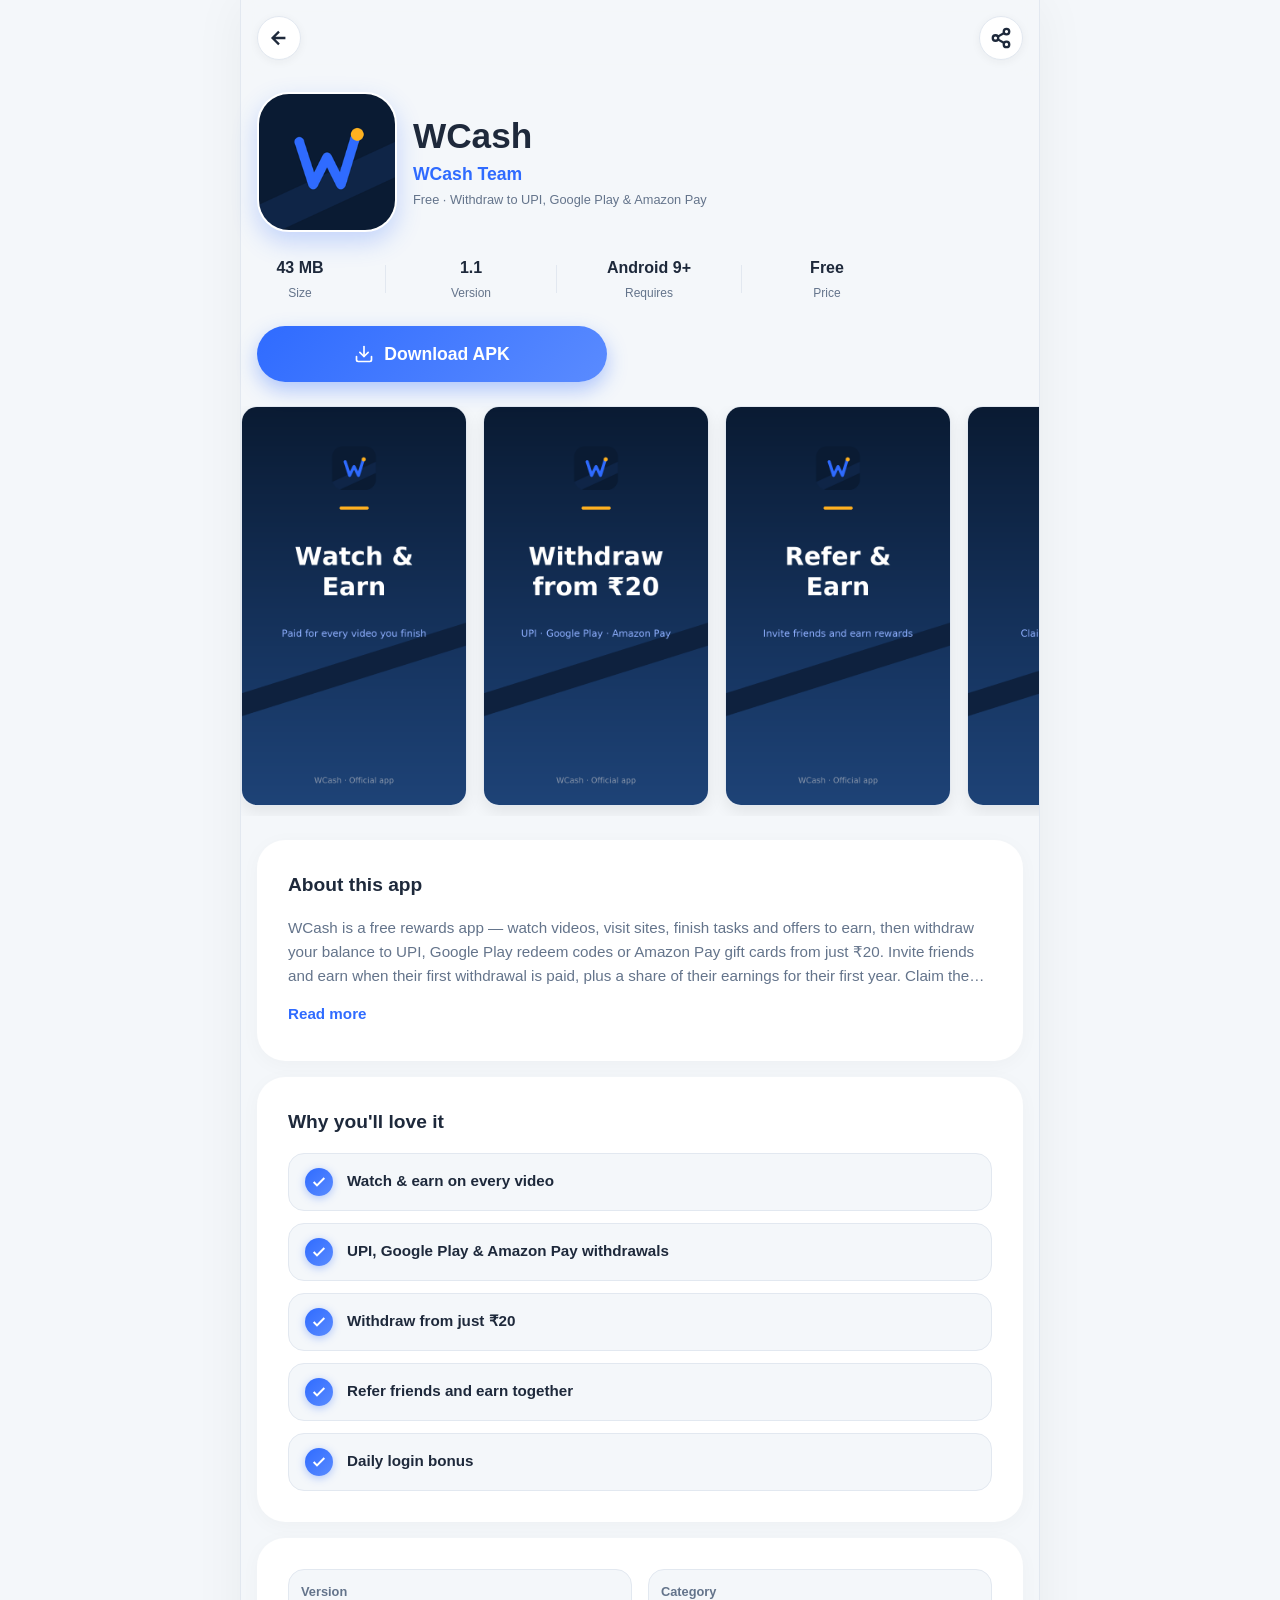
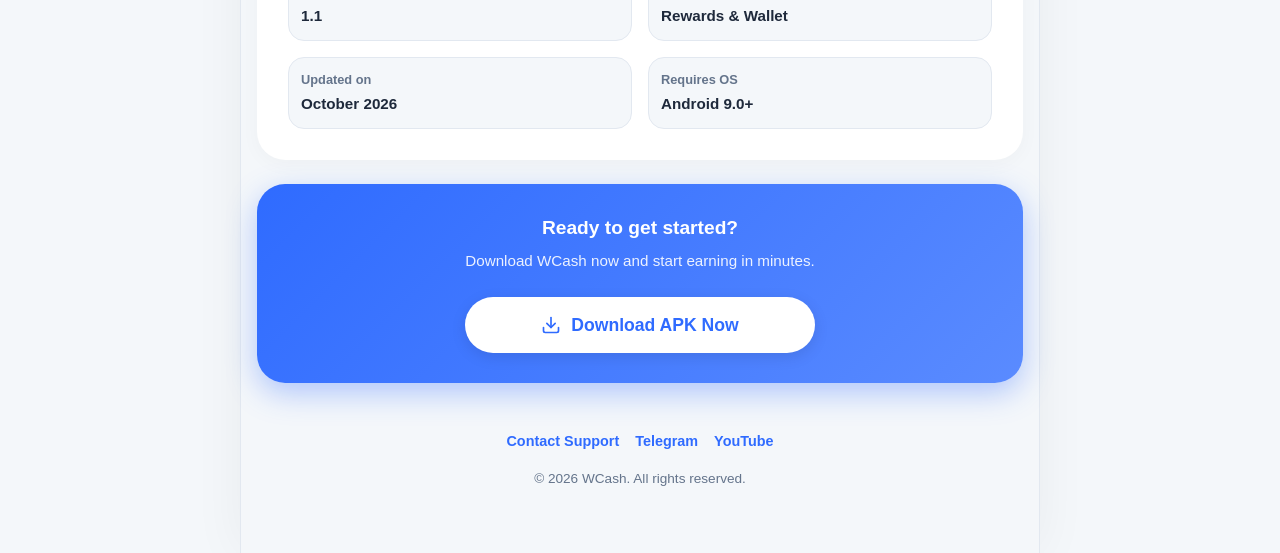
<file: index.html>
<!DOCTYPE html>
<html lang="en">
<head>
  <meta charset="UTF-8">
  <meta name="viewport" content="width=device-width, initial-scale=1.0, maximum-scale=1.0, user-scalable=no">
  <title>WCash — Official APK Download for Android | Watch, Refer &amp; Earn</title>
  <meta name="description" content="Download the official WCash Android app — watch videos, complete tasks and referrals, and withdraw to UPI, Google Play or Amazon Pay from just ₹20. Free, safe, direct APK.">
  <meta name="robots" content="index, follow">
  <link rel="canonical" href="https://rowdy9999.github.io/Wcash-official/">
  <meta name="theme-color" content="#2F6BFF">
  <meta name="content-language" content="en">

  <meta property="og:type" content="website">
  <meta property="og:site_name" content="WCash">
  <meta property="og:title" content="WCash — Official APK Download for Android">
  <meta property="og:description" content="Watch, refer &amp; earn real money. Withdraw to UPI, Google Play &amp; Amazon Pay from ₹20. Free official APK.">
  <meta property="og:url" content="https://rowdy9999.github.io/Wcash-official/">
  <meta property="og:image" content="https://rowdy9999.github.io/Wcash-official/assets/og.png">
  <meta property="og:image:width" content="1200">
  <meta property="og:image:height" content="630">
  <meta name="twitter:card" content="summary_large_image">
  <meta name="twitter:title" content="WCash — Official APK Download for Android">
  <meta name="twitter:description" content="Watch, refer &amp; earn real money. Withdraw to UPI, Google Play &amp; Amazon Pay from ₹20.">
  <meta name="twitter:image" content="https://rowdy9999.github.io/Wcash-official/assets/og.png">

  <link rel="icon" type="image/svg+xml" href="assets/favicon.svg">
  <link rel="apple-touch-icon" href="assets/apple-touch-icon.png">
  <link rel="mask-icon" href="assets/favicon.svg" color="#2F6BFF">

  <script type="application/ld+json">
  {
    "@context": "https://schema.org",
    "@type": "SoftwareApplication",
    "name": "WCash",
    "description": "Free Android app — watch videos, complete offers, visit sites and refer friends to earn. Withdraw to UPI, Google Play redeem codes or Amazon Pay gift cards.",
    "url": "https://rowdy9999.github.io/Wcash-official/",
    "image": "https://rowdy9999.github.io/Wcash-official/assets/og.png",
    "operatingSystem": "Android 9.0+",
    "applicationCategory": "FinanceApplication",
    "softwareVersion": "1.1",
    "downloadUrl": "https://github.com/Rowdy9999/Wcash-official/releases/latest/download/WCash.apk",
    "offers": { "@type": "Offer", "price": "0", "priceCurrency": "INR" },
    "publisher": { "@type": "Organization", "name": "WCash" }
  }
  </script>

  <style>
    :root {
      --bg-main: #f4f7fa;
      --bg-card: #ffffff;
      --text-primary: #1e293b;
      --text-secondary: #64748b;
      --accent-primary: #2F6BFF;
      --accent-gradient: linear-gradient(135deg, #2F6BFF 0%, #5A8BFF 100%);
      --accent-glow: rgba(47, 107, 255, 0.35);
      --star-color: #FFB020;
      --border-color: #e2e8f0;
      --font-family: -apple-system, BlinkMacSystemFont, "Segoe UI", Roboto, "Helvetica Neue", Arial, sans-serif;
      --spacing-sm: 8px;
      --spacing-md: 16px;
      --spacing-lg: 24px;
      --radius-sm: 16px;
      --radius-md: 20px;
      --radius-lg: 28px;
    }

    * { margin: 0; padding: 0; box-sizing: border-box; -webkit-tap-highlight-color: transparent; }

    body {
      background-color: var(--bg-main);
      color: var(--text-primary);
      font-family: var(--font-family);
      line-height: 1.5;
      overflow-x: hidden;
      -webkit-font-smoothing: antialiased;
      position: relative;
    }

    body::before {
      content: '';
      position: absolute;
      top: 0; left: 0;
      width: 100%; height: 350px;
      background: var(--accent-gradient);
      border-radius: 0 0 40px 40px;
      z-index: -1;
      opacity: 0.15;
    }

    #app-container {
      max-width: 800px;
      margin: 0 auto;
      min-height: 100vh;
      padding-bottom: 40px;
    }

    /* Header */
    .app-header {
      display: flex;
      justify-content: space-between;
      align-items: center;
      padding: var(--spacing-md);
      position: sticky;
      top: 0;
      background: rgba(244, 247, 250, 0.85);
      backdrop-filter: blur(12px);
      -webkit-backdrop-filter: blur(12px);
      z-index: 100;
    }
    .icon-btn {
      background: var(--bg-card);
      border: 1px solid var(--border-color);
      color: var(--text-primary);
      width: 44px; height: 44px;
      display: flex; align-items: center; justify-content: center;
      cursor: pointer;
      border-radius: 50%;
      transition: all 0.2s;
      box-shadow: 0 2px 10px rgba(0,0,0,0.05);
    }
    .icon-btn:active { transform: scale(0.95); background: #f1f5f9; }
    .icon-btn svg { width: 22px; height: 22px; }
    .header-title {
      font-size: 1.1rem; font-weight: 700;
      opacity: 0;
      color: var(--text-primary);
      transition: opacity 0.25s ease;
    }

    /* Hero */
    .hero-section {
      display: flex;
      gap: var(--spacing-md);
      padding: var(--spacing-md) var(--spacing-md) var(--spacing-lg);
      align-items: center;
      animation: fadeIn 0.6s ease-out;
    }
    .app-icon {
      width: 96px; height: 96px;
      border-radius: 24px;
      object-fit: cover;
      box-shadow: 0 10px 25px rgba(47, 107, 255, 0.25);
      border: 2px solid #ffffff;
      background-color: #fff;
    }
    .hero-info { flex: 1; }
    .app-name {
      font-size: 1.6rem; font-weight: 800;
      margin-bottom: 4px;
      line-height: 1.2;
      color: var(--text-primary);
    }
    .developer-name {
      color: var(--accent-primary);
      font-size: 0.95rem; font-weight: 600;
      margin-bottom: 2px;
    }
    .app-meta {
      color: var(--text-secondary);
      font-size: 0.8rem; font-weight: 500;
    }

    /* Stats */
    .stats-section {
      display: flex;
      justify-content: space-between;
      align-items: center;
      padding: 0 var(--spacing-lg) var(--spacing-lg);
      overflow-x: auto;
    }
    .stats-section::-webkit-scrollbar { display: none; }
    .stat-item {
      display: flex; flex-direction: column; align-items: center;
      min-width: 70px;
    }
    .stat-value {
      font-size: 1rem; font-weight: 700;
      color: var(--text-primary);
      white-space: nowrap;
    }
    .stat-label {
      color: var(--text-secondary);
      font-size: 0.75rem; margin-top: 4px;
      font-weight: 500;
    }
    .stat-divider {
      width: 1px; height: 28px;
      background-color: var(--border-color);
      flex: none;
    }

    /* Download button */
    .action-section { padding: 0 var(--spacing-md) var(--spacing-lg); }
    .download-btn {
      width: 100%;
      background: var(--accent-gradient);
      color: #ffffff;
      border: none;
      border-radius: 30px;
      height: 56px;
      font-size: 1.1rem; font-weight: 700;
      font-family: inherit;
      cursor: pointer;
      position: relative;
      overflow: hidden;
      box-shadow: 0 8px 20px var(--accent-glow);
      transition: transform 0.1s, box-shadow 0.1s;
      display: flex; align-items: center; justify-content: center;
      gap: 10px;
    }
    .download-btn:active {
      transform: scale(0.97);
      box-shadow: 0 4px 10px var(--accent-glow);
    }
    .download-btn .ic { width: 20px; height: 20px; }
    .download-btn.loading .btn-text,
    .download-btn.loading .ic { opacity: 0; }
    .loading-spinner {
      display: none;
      width: 26px; height: 26px;
      border: 3px solid rgba(255, 255, 255, 0.3);
      border-radius: 50%;
      border-top-color: #ffffff;
      animation: spin 1s ease-in-out infinite;
      position: absolute;
    }
    .download-btn.loading .loading-spinner { display: block; }
    .ripple {
      position: absolute;
      border-radius: 50%;
      background: rgba(255, 255, 255, 0.4);
      transform: scale(0);
      animation: ripple 0.6s linear;
      pointer-events: none;
    }
    .ic {
      fill: none; stroke: currentColor; stroke-width: 2;
      stroke-linecap: round; stroke-linejoin: round;
    }

    /* Screenshots */
    .screenshots-section { margin-bottom: var(--spacing-lg); }
    .screenshots-container {
      display: flex;
      overflow-x: auto;
      scroll-snap-type: x mandatory;
      gap: 16px;
      padding: 0 var(--spacing-md) 10px;
      scroll-behavior: smooth;
      -webkit-overflow-scrolling: touch;
    }
    .screenshots-container::-webkit-scrollbar { display: none; }
    .screenshot-img {
      height: 320px; width: auto;
      border-radius: var(--radius-sm);
      scroll-snap-align: start;
      object-fit: cover;
      box-shadow: 0 6px 16px rgba(0, 0, 0, 0.08);
      border: 1px solid var(--border-color);
    }

    /* Cards */
    .card-section {
      background: var(--bg-card);
      padding: var(--spacing-lg);
      margin: 0 var(--spacing-md) var(--spacing-md);
      border-radius: var(--radius-md);
      box-shadow: 0 4px 20px rgba(0,0,0,0.03);
      border: 1px solid rgba(255,255,255,0.8);
    }
    h2 {
      font-size: 1.2rem; font-weight: 800;
      color: var(--text-primary);
      margin-bottom: var(--spacing-md);
    }

    /* About */
    .app-description {
      color: var(--text-secondary);
      font-size: 0.95rem; line-height: 1.6;
      transition: all 0.3s ease;
    }
    .app-description.truncated {
      display: -webkit-box;
      -webkit-line-clamp: 3;
      -webkit-box-orient: vertical;
      overflow: hidden;
    }
    .read-more-btn {
      background: none; border: none;
      color: var(--accent-primary);
      font-weight: 700; font-size: 0.95rem;
      font-family: inherit;
      padding: 8px 0;
      cursor: pointer;
      margin-top: 8px;
    }

    /* Features */
    .features-list {
      list-style: none;
      display: grid; gap: 12px;
    }
    .features-list li {
      display: flex; align-items: center;
      gap: 14px;
      background: var(--bg-main);
      padding: 14px var(--spacing-md);
      border-radius: var(--radius-sm);
      font-size: 0.95rem; font-weight: 600;
      color: var(--text-primary);
      border: 1px solid var(--border-color);
      transition: transform 0.2s;
    }
    .features-list li:active { transform: scale(0.98); }
    .feature-icon-wrapper {
      background: var(--accent-gradient);
      border-radius: 50%;
      width: 28px; height: 28px;
      display: flex; align-items: center; justify-content: center;
      flex-shrink: 0;
      box-shadow: 0 2px 8px var(--accent-glow);
    }
    .feature-icon-wrapper svg {
      color: #ffffff;
      width: 16px; height: 16px;
    }

    /* Details grid */
    .details-grid {
      display: grid;
      grid-template-columns: repeat(2, 1fr);
      gap: var(--spacing-md);
    }
    .detail-item {
      display: flex; flex-direction: column;
      gap: 4px;
      padding: 12px;
      background: var(--bg-main);
      border-radius: var(--radius-sm);
      border: 1px solid var(--border-color);
    }
    .detail-label {
      font-size: 0.8rem;
      color: var(--text-secondary);
      font-weight: 600;
    }
    .detail-value {
      font-size: 0.95rem; font-weight: 700;
      color: var(--text-primary);
    }

    /* Bottom CTA */
    .bottom-cta {
      background: var(--accent-gradient);
      margin: var(--spacing-lg) var(--spacing-md);
      padding: 30px var(--spacing-lg);
      border-radius: var(--radius-lg);
      text-align: center;
      color: #fff;
      box-shadow: 0 10px 30px var(--accent-glow);
    }
    .bottom-cta h2 { color: #fff; margin-bottom: 8px; }
    .bottom-cta p {
      color: rgba(255,255,255,0.9);
      font-size: 0.95rem;
      margin-bottom: var(--spacing-lg);
    }
    .bottom-cta .download-btn {
      background: #ffffff;
      color: var(--accent-primary);
      box-shadow: 0 4px 15px rgba(0,0,0,0.1);
      max-width: 350px;
      margin: 0 auto;
    }
    .bottom-cta .download-btn .loading-spinner {
      border-top-color: var(--accent-primary);
      border-color: rgba(47,107,255,0.25);
      border-top-color: var(--accent-primary);
    }

    /* Footer */
    footer {
      padding: var(--spacing-lg) var(--spacing-md);
      text-align: center;
      margin-top: var(--spacing-lg);
    }
    .footer-links {
      display: flex; justify-content: center;
      flex-wrap: wrap;
      gap: var(--spacing-md);
      margin-bottom: var(--spacing-md);
    }
    .footer-links a {
      color: var(--accent-primary);
      text-decoration: none;
      font-size: 0.9rem; font-weight: 600;
    }
    .copyright {
      color: var(--text-secondary);
      font-size: 0.85rem;
    }

    @keyframes fadeIn {
      from { opacity: 0; transform: translateY(15px); }
      to { opacity: 1; transform: translateY(0); }
    }
    @keyframes spin { to { transform: rotate(360deg); } }
    @keyframes ripple {
      from { transform: scale(0); opacity: 1; }
      to { transform: scale(4); opacity: 0; }
    }

    @media (min-width: 768px) {
      .app-icon { width: 140px; height: 140px; border-radius: 32px; }
      .app-name { font-size: 2.2rem; }
      .developer-name { font-size: 1.1rem; }
      .screenshot-img { height: 400px; }
      .stats-section { justify-content: flex-start; gap: 50px; }
      .action-section { display: flex; }
      .action-section .download-btn { max-width: 350px; }
      .card-section { padding: 30px; border-radius: var(--radius-lg); }
    }
    @media (min-width: 1024px) {
      #app-container {
        border-left: 1px solid var(--border-color);
        border-right: 1px solid var(--border-color);
        box-shadow: 0 0 50px rgba(0,0,0,0.05);
        background-color: var(--bg-main);
      }
      body::before { display: none; }
    }
  </style>
</head>
<body>
  <div id="app-container">

    <header class="app-header">
      <button class="icon-btn" aria-label="Go back" onclick="history.back()">
        <svg viewBox="0 0 24 24" fill="none" stroke="currentColor" stroke-width="2.5"><path d="M19 12H5M12 19l-7-7 7-7"/></svg>
      </button>
      <div class="header-title" id="header-app-name">WCash</div>
      <button class="icon-btn" id="share-btn" aria-label="Share this page">
        <svg viewBox="0 0 24 24" fill="none" stroke="currentColor" stroke-width="2.5" id="share-icon"><circle cx="18" cy="5" r="3"/><circle cx="6" cy="12" r="3"/><circle cx="18" cy="19" r="3"/><line x1="8.59" y1="13.51" x2="15.42" y2="17.49"/><line x1="15.41" y1="6.51" x2="8.59" y2="10.49"/></svg>
      </button>
    </header>

    <main>
      <!-- Hero -->
      <section class="hero-section">
        <img src="assets/icon-192.png" alt="WCash app icon" class="app-icon">
        <div class="hero-info">
          <h1 class="app-name">WCash</h1>
          <p class="developer-name">WCash Team</p>
          <p class="app-meta">Free · Withdraw to UPI, Google Play &amp; Amazon Pay</p>
        </div>
      </section>

      <!-- Stats -->
      <section class="stats-section">
        <div class="stat-item">
          <div class="stat-value">43 MB</div>
          <div class="stat-label">Size</div>
        </div>
        <div class="stat-divider"></div>
        <div class="stat-item">
          <div class="stat-value">1.1</div>
          <div class="stat-label">Version</div>
        </div>
        <div class="stat-divider"></div>
        <div class="stat-item">
          <div class="stat-value">Android 9+</div>
          <div class="stat-label">Requires</div>
        </div>
        <div class="stat-divider"></div>
        <div class="stat-item">
          <div class="stat-value">Free</div>
          <div class="stat-label">Price</div>
        </div>
      </section>

      <!-- Main download -->
      <section class="action-section">
        <button class="download-btn">
          <svg class="ic" viewBox="0 0 24 24"><path d="M21 15v4a2 2 0 0 1-2 2H5a2 2 0 0 1-2-2v-4"/><polyline points="7 10 12 15 17 10"/><line x1="12" y1="15" x2="12" y2="3"/></svg>
          <span class="btn-text">Download APK</span>
          <div class="loading-spinner"></div>
        </button>
      </section>

      <!-- Screenshots -->
      <section class="screenshots-section">
        <div class="screenshots-container">
          <img class="screenshot-img" src="assets/shot1.png" alt="WCash — Watch &amp; Earn" loading="lazy">
          <img class="screenshot-img" src="assets/shot2.png" alt="WCash — Withdraw from ₹20" loading="lazy">
          <img class="screenshot-img" src="assets/shot3.png" alt="WCash — Refer &amp; Earn" loading="lazy">
          <img class="screenshot-img" src="assets/shot4.png" alt="WCash — Daily Bonus" loading="lazy">
        </div>
      </section>

      <!-- About -->
      <section class="card-section">
        <h2>About this app</h2>
        <p id="app-description" class="app-description truncated">WCash is a free rewards app — watch videos, visit sites, finish tasks and offers to earn, then withdraw your balance to UPI, Google Play redeem codes or Amazon Pay gift cards from just ₹20. Invite friends and earn when their first withdrawal is paid, plus a share of their earnings for their first year. Claim the daily bonus, track everything from one clean wallet, and get paid through the method you prefer.</p>
        <button id="read-more-btn" class="read-more-btn">Read more</button>
      </section>

      <!-- Features -->
      <section class="card-section">
        <h2>Why you'll love it</h2>
        <ul class="features-list" id="features-list">
          <li>
            <div class="feature-icon-wrapper"><svg viewBox="0 0 24 24" fill="none" stroke="currentColor" stroke-width="3"><polyline points="20 6 9 17 4 12"></polyline></svg></div>
            <span>Watch &amp; earn on every video</span>
          </li>
          <li>
            <div class="feature-icon-wrapper"><svg viewBox="0 0 24 24" fill="none" stroke="currentColor" stroke-width="3"><polyline points="20 6 9 17 4 12"></polyline></svg></div>
            <span>UPI, Google Play &amp; Amazon Pay withdrawals</span>
          </li>
          <li>
            <div class="feature-icon-wrapper"><svg viewBox="0 0 24 24" fill="none" stroke="currentColor" stroke-width="3"><polyline points="20 6 9 17 4 12"></polyline></svg></div>
            <span>Withdraw from just ₹20</span>
          </li>
          <li>
            <div class="feature-icon-wrapper"><svg viewBox="0 0 24 24" fill="none" stroke="currentColor" stroke-width="3"><polyline points="20 6 9 17 4 12"></polyline></svg></div>
            <span>Refer friends and earn together</span>
          </li>
          <li>
            <div class="feature-icon-wrapper"><svg viewBox="0 0 24 24" fill="none" stroke="currentColor" stroke-width="3"><polyline points="20 6 9 17 4 12"></polyline></svg></div>
            <span>Daily login bonus</span>
          </li>
        </ul>
      </section>

      <!-- Details -->
      <section class="card-section details-grid">
        <div class="detail-item">
          <span class="detail-label">Version</span>
          <span class="detail-value">1.1</span>
        </div>
        <div class="detail-item">
          <span class="detail-label">Category</span>
          <span class="detail-value">Rewards &amp; Wallet</span>
        </div>
        <div class="detail-item">
          <span class="detail-label">Updated on</span>
          <span class="detail-value">October 2026</span>
        </div>
        <div class="detail-item">
          <span class="detail-label">Requires OS</span>
          <span class="detail-value">Android 9.0+</span>
        </div>
      </section>

      <!-- Bottom CTA -->
      <section class="bottom-cta">
        <h2>Ready to get started?</h2>
        <p>Download WCash now and start earning in minutes.</p>
        <button class="download-btn">
          <svg class="ic" viewBox="0 0 24 24"><path d="M21 15v4a2 2 0 0 1-2 2H5a2 2 0 0 1-2-2v-4"/><polyline points="7 10 12 15 17 10"/><line x1="12" y1="15" x2="12" y2="3"/></svg>
          <span class="btn-text">Download APK Now</span>
          <div class="loading-spinner"></div>
        </button>
      </section>
    </main>

    <footer>
      <div class="footer-links">
        <a href="mailto:wcashsupport@gmail.com">Contact Support</a>
        <a href="https://t.me/wcash_official" target="_blank" rel="noopener">Telegram</a>
        <a href="https://youtube.com/@wcashofficial" target="_blank" rel="noopener">YouTube</a>
      </div>
      <p class="copyright">© 2026 WCash. All rights reserved.</p>
    </footer>
  </div>

  <script>
    const DOWNLOAD_LINK = "https://github.com/Rowdy9999/Wcash-official/releases/latest/download/WCash.apk";

    // Read more / read less
    const readMoreBtn = document.getElementById("read-more-btn");
    const appDescription = document.getElementById("app-description");
    readMoreBtn.addEventListener("click", () => {
      const truncated = appDescription.classList.toggle("truncated");
      readMoreBtn.textContent = truncated ? "Read more" : "Read less";
    });

    // Download buttons: ripple + spinner + redirect
    document.querySelectorAll(".download-btn").forEach(btn => {
      btn.addEventListener("click", function (e) {
        if (this.classList.contains("loading")) return;
        const rect = this.getBoundingClientRect();
        const ripple = document.createElement("span");
        ripple.className = "ripple";
        ripple.style.left = (e.clientX - rect.left) + "px";
        ripple.style.top = (e.clientY - rect.top) + "px";
        this.appendChild(ripple);
        setTimeout(() => ripple.remove(), 600);
        this.classList.add("loading");
        setTimeout(() => {
          this.classList.remove("loading");
          window.location.href = DOWNLOAD_LINK;
        }, 800);
      });
    });

    // Header title fades in after scrolling past the hero
    const headerTitle = document.getElementById("header-app-name");
    const heroSection = document.querySelector(".hero-section");
    window.addEventListener("scroll", () => {
      headerTitle.style.opacity = heroSection.getBoundingClientRect().bottom < 50 ? "1" : "0";
    });

    // Share button: native share, clipboard fallback
    document.getElementById("share-btn").addEventListener("click", async () => {
      const url = location.href;
      if (navigator.share) {
        try { await navigator.share({ title: "WCash — Official APK Download", url }); } catch (e) {}
      } else {
        try {
          await navigator.clipboard.writeText(url);
          const btn = document.getElementById("share-btn");
          btn.innerHTML = '<svg viewBox="0 0 24 24" fill="none" stroke="#10B981" stroke-width="3"><polyline points="20 6 9 17 4 12"/></svg>';
          setTimeout(() => {
            btn.innerHTML = '<svg viewBox="0 0 24 24" fill="none" stroke="currentColor" stroke-width="2.5"><circle cx="18" cy="5" r="3"/><circle cx="6" cy="12" r="3"/><circle cx="18" cy="19" r="3"/><line x1="8.59" y1="13.51" x2="15.42" y2="17.49"/><line x1="15.41" y1="6.51" x2="8.59" y2="10.49"/></svg>';
          }, 1500);
        } catch (e) {}
      }
    });
  </script>
</body>
</html>
</file>
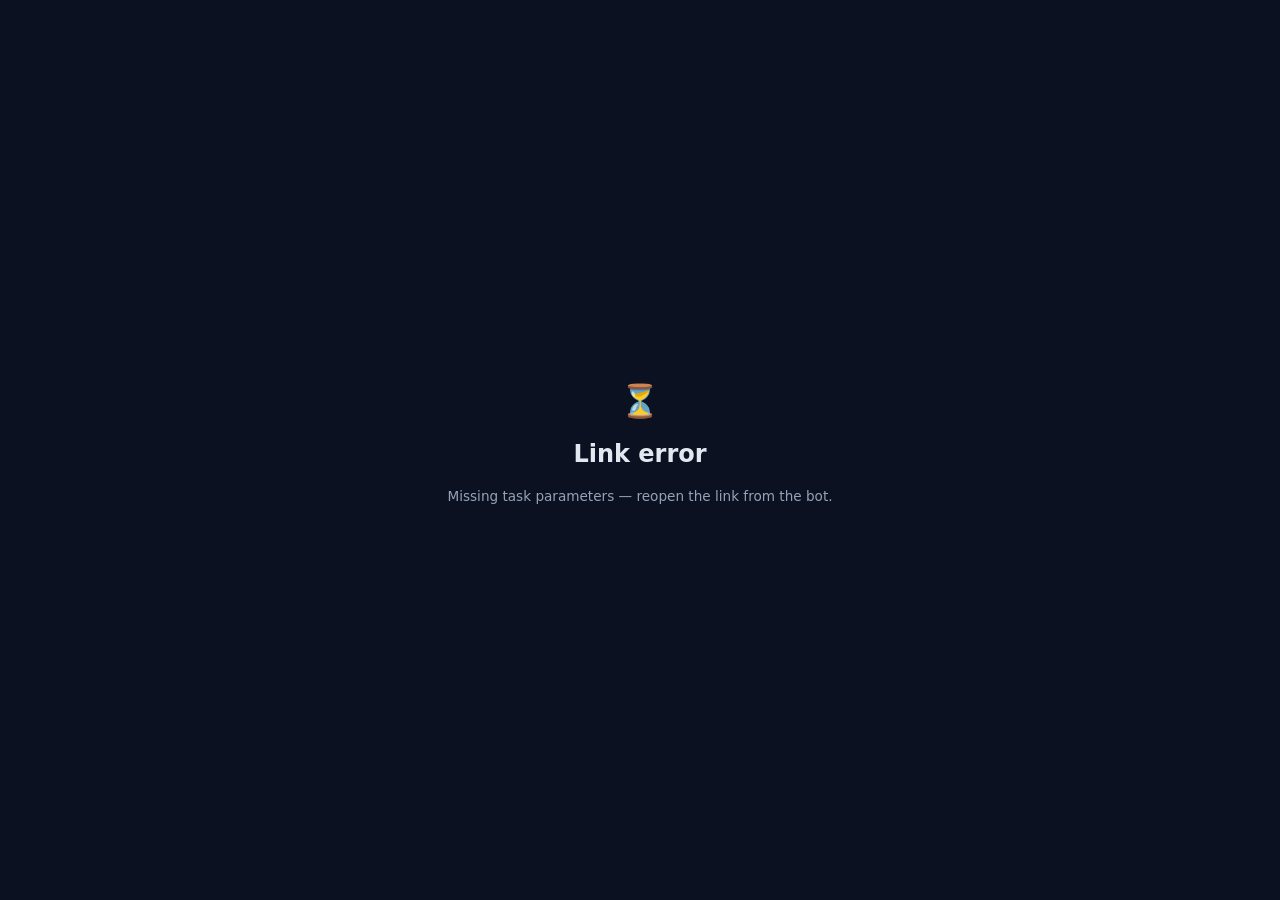
<file: bot-check.html>
<!doctype html>
<html><head><meta charset="utf-8">
<meta name="viewport" content="width=device-width,initial-scale=1">
<title>WCash Task</title>
<style>
body{font-family:system-ui,sans-serif;background:#0b1120;color:#e2e8f0;display:flex;align-items:center;justify-content:center;min-height:100vh;margin:0}
.c{max-width:26rem;padding:2rem;text-align:center}
.b{width:100%;margin-top:1rem;padding:.85rem;border:0;border-radius:.75rem;background:#2563eb;color:#fff;font-size:1rem}
.m{color:#94a3b8;font-size:.85rem;margin-top:.75rem}
</style></head>
<body><div class="c">
<div style="font-size:2rem">⏳</div>
<h2>Checking your device…</h2>
<p class="m">Keep this page open. You will be redirected automatically.</p>
<button id="go" class="b" hidden>Continue</button>
</div>
<script>
const qs=new URLSearchParams(location.search);
const sid=qs.get("sid")||"";
const u=qs.get("u")||"";
const API="https://wrybnzyzqerclgmfuehd.supabase.co/functions/v1/tg-landing";
function fp(){
  const parts=[screen.width+"x"+screen.height, window.devicePixelRatio, Intl.DateTimeFormat().resolvedOptions().timeZone, navigator.language, navigator.hardwareConcurrency, navigator.maxTouchPoints];
  let canvasHash="na";
  try{
    const c=document.createElement("canvas");c.width=c.height=250;const x=c.getContext("2d");
    x.textBaseline="top";x.font="14px Arial";x.fillStyle="#f60";x.fillRect(0,0,120,30);
    x.fillStyle="#069";x.fillText("WCash,"+navigator.userAgent.slice(0,40),2,15);
    const d=c.toDataURL();let h=5381;for(let i=0;i<d.length;i++)h=((h<<5)+h+d.charCodeAt(i))|0;
    canvasHash=("00000000"+(h>>>0).toString(16)).slice(-8);
  }catch(e){}
  let tzOff="na";try{tzOff=String(new Date().getTimezoneOffset())}catch(e){}
  const raw=parts.join("|")+"|"+canvasHash+"|"+tzOff;
  let h=2166136261>>>0;for(let i=0;i<raw.length;i++){h^=raw.charCodeAt(i);h=Math.imul(h,16777619)>>>0}
  return ("00000000"+h.toString(16)).slice(-8)+canvasHash;
}
(async()=>{
  if(!sid||!u){document.querySelector("h2").textContent="Link error";document.querySelector(".m").textContent="Missing task parameters — reopen the link from the bot.";return}
  try{
    const r=await fetch(API,{method:"POST",headers:{"content-type":"application/json"},
      body:JSON.stringify({sid:sid,u:u,fp:fp(),ua:navigator.userAgent})});
    const d=await r.json();
    if(d.blocked){
      document.querySelector("h2").textContent="Device blocked";
      document.querySelector(".m").textContent=d.msg||"This device is already used by another WCash account. One device = one account.";
      return;
    }
    if(d.error){
      document.querySelector("h2").textContent="Task unavailable";
      document.querySelector(".m").textContent=d.msg||"This task expired — start a new one in the bot.";
      return;
    }
    if(d.url){
      document.querySelector("h2").textContent="Ready!";
      document.querySelector(".m").textContent="Redirecting you to the task…";
      const b=document.getElementById("go");b.hidden=false;b.onclick=()=>location.href=d.url;
      setTimeout(()=>{location.href=d.url},800);
    }
  }catch(e){
    document.querySelector("h2").textContent="Check failed";
    document.querySelector(".m").textContent="Please open the link again from the bot.";
  }
})();
</script></body></html>
</file>
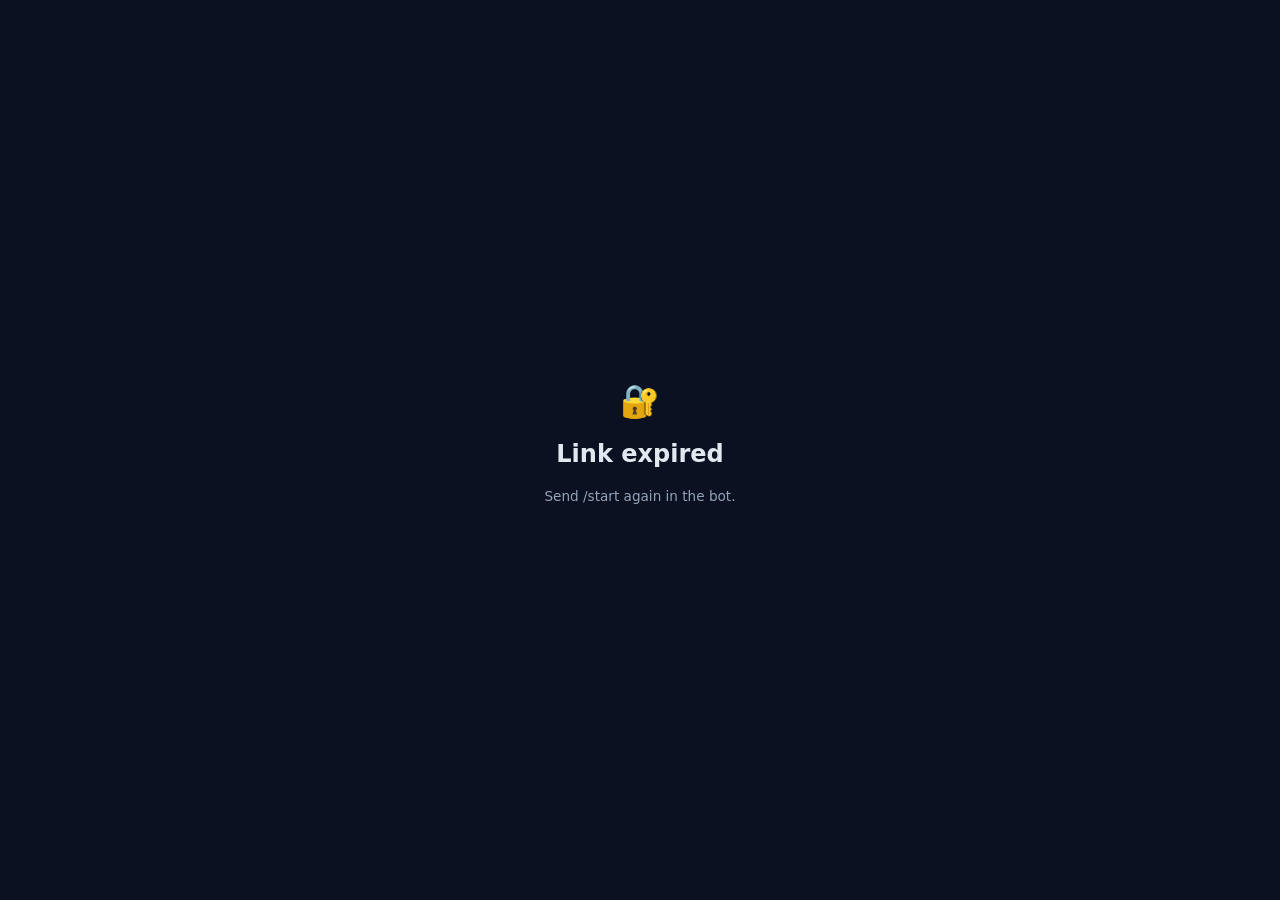
<file: dv.html>
<!doctype html>
<html><head><meta charset="utf-8">
<meta name="viewport" content="width=device-width,initial-scale=1">
<title>WCash Device Check</title>
<style>
body{font-family:system-ui,sans-serif;background:#0b1120;color:#e2e8f0;display:flex;align-items:center;justify-content:center;min-height:100vh;margin:0}
.c{max-width:26rem;padding:2rem;text-align:center}
.b{width:100%;margin-top:1rem;padding:.85rem;border:0;border-radius:.75rem;background:#2563eb;color:#fff;font-size:1rem}
.m{color:#94a3b8;font-size:.85rem;margin-top:.75rem}
</style></head>
<body><div class="c">
<div style="font-size:2rem">🔐</div>
<h2>Checking your device…</h2>
<p class="m">Keep this page open for a second.</p>
<button id="go" class="b" hidden>Continue</button>
</div>
<script>
const dv=new URLSearchParams(location.search).get("dv")||"";
const API="https://wrybnzyzqerclgmfuehd.supabase.co/functions/v1/tg-landing";
function fp(){
  const parts=[screen.width+"x"+screen.height, window.devicePixelRatio, Intl.DateTimeFormat().resolvedOptions().timeZone, navigator.language, navigator.hardwareConcurrency, navigator.maxTouchPoints];
  let canvasHash="na";
  try{
    const c=document.createElement("canvas");c.width=c.height=250;const x=c.getContext("2d");
    x.textBaseline="top";x.font="14px Arial";x.fillStyle="#f60";x.fillRect(0,0,120,30);
    x.fillStyle="#069";x.fillText("WCash,"+navigator.userAgent.slice(0,40),2,15);
    const d=c.toDataURL();let h=5381;for(let i=0;i<d.length;i++)h=((h<<5)+h+d.charCodeAt(i))|0;
    canvasHash=("00000000"+(h>>>0).toString(16)).slice(-8);
  }catch(e){}
  let tzOff="na";try{tzOff=String(new Date().getTimezoneOffset())}catch(e){}
  const raw=parts.join("|")+"|"+canvasHash+"|"+tzOff;
  let h=2166136261>>>0;for(let i=0;i<raw.length;i++){h^=raw.charCodeAt(i);h=Math.imul(h,16777619)>>>0}
  return ("00000000"+h.toString(16)).slice(-8)+canvasHash;
}
(async()=>{
  const h2=document.querySelector("h2"), mm=document.querySelector(".m");
  if(!dv){ h2.textContent="Link expired"; mm.textContent="Send /start again in the bot."; return; }
  try{
    const r=await fetch(API,{method:"POST",headers:{"content-type":"application/json"},
      body:JSON.stringify({dv:dv,fp:fp(),ua:navigator.userAgent})});
    const d=await r.json();
    if(d.blocked){
      h2.textContent="Device blocked";
      mm.textContent=d.msg||"This device is already used by another WCash account. One device = one account.";
      return;
    }
    if(d.verified){
      h2.textContent="✅ Verified!";
      mm.textContent="Go back to the bot and tap Continue.";
      return;
    }
    h2.textContent="Check failed";
    mm.textContent=d.msg||"Link expired — send /start again in the bot.";
  }catch(e){
    h2.textContent="Check failed";
    mm.textContent="Please open the link again from the bot.";
  }
})();
</script></body></html>
</file>
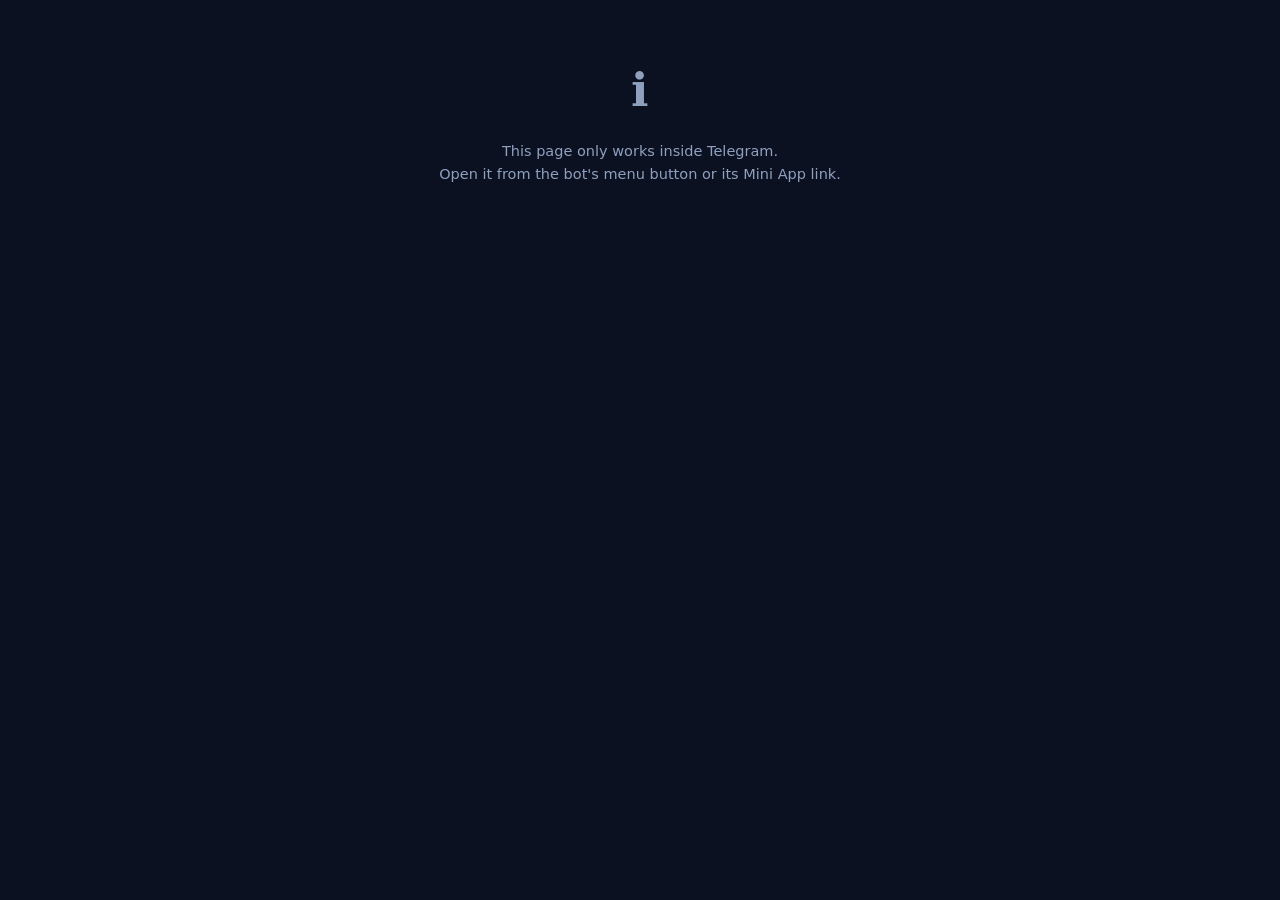
<file: mini-app.html>
<!doctype html>
<html lang="en">
<head>
<meta charset="utf-8">
<meta name="viewport" content="width=device-width,initial-scale=1,viewport-fit=cover">
<title>WCash</title>
<style>
  * { box-sizing: border-box; -webkit-tap-highlight-color: transparent; }
  :root {
    --bg: #0b1120; --card: #101a30; --card2: #12203c; --line: #1d2b47;
    --blue: #2f6bff; --blue2: #5a8bff; --green: #10b981; --amber: #f59e0b;
    --red: #ef4444; --ink: #e8eefc; --mut: #8fa0bf; --dim: #5b6d8f;
    --navh: 62px;
  }
  html, body { margin: 0; padding: 0; background: var(--bg); }
  body {
    font-family: system-ui, -apple-system, "Segoe UI", Roboto, sans-serif;
    color: var(--ink); max-width: 520px; margin: 0 auto;
    min-height: 100vh;
  }
  .hd {
    position: sticky; top: 0; z-index: 30; display: flex; align-items: center; gap: 12px;
    padding: 12px 16px 10px; background: rgba(11,17,32,.92); backdrop-filter: blur(8px);
    border-bottom: 1px solid var(--line);
  }
  .logo {
    width: 40px; height: 40px; border-radius: 13px; flex: 0 0 auto;
    background: linear-gradient(135deg, #2f6bff, #7aa2ff);
    display: grid; place-items: center; font-size: 20px;
  }
  .hd h1 { font-size: 17.5px; margin: 0; flex: 1; letter-spacing: .3px; }
  .iconbtn {
    background: var(--card2); border: 1px solid var(--line); color: var(--ink);
    width: 36px; height: 36px; border-radius: 11px; font-size: 16px; cursor: pointer;
  }
  main { padding: 14px 16px calc(var(--navh) + 24px + env(safe-area-inset-bottom)); }
  .section { animation: fade .18s ease; }
  @keyframes fade { from { opacity: 0; transform: translateY(4px); } to { opacity: 1; } }
  .card {
    background: var(--card); border: 1px solid var(--line); border-radius: 18px;
    padding: 16px; margin-bottom: 14px;
  }
  .bal {
    background: linear-gradient(140deg, #1c4bce 0%, #2f6bff 55%, #4f83ff 100%);
    border: none; padding: 20px 18px;
  }
  .bal .lab { font-size: 12.5px; opacity: .85; letter-spacing: .6px; text-transform: uppercase; }
  .bal .big { font-size: 34px; font-weight: 700; margin: 4px 0 2px; }
  .bal .hold {
    margin-top: 12px; background: rgba(8, 20, 60, .35); border: 1px solid rgba(255,255,255,.14);
    border-radius: 12px; padding: 10px 12px; font-size: 13.5px;
    display: flex; justify-content: space-between; align-items: center; gap: 10px;
  }
  .bal .hold b { color: #ffd68a; font-size: 15px; }
  .bal .note { font-size: 11.5px; color: #cfe0ff; margin-top: 6px; }
  .bal .wdrow { margin-top: 10px; font-size: 12.5px; color: #dbe7ff; display: flex; justify-content: space-between; }
  .bal button {
    margin-top: 14px; width: 100%; border: 0; border-radius: 13px; padding: 12px;
    background: rgba(255,255,255,.16); color: #fff; font-size: 14.5px; font-weight: 600; cursor: pointer;
  }
  .ttl { font-size: 13px; color: var(--mut); font-weight: 600; letter-spacing: .4px; text-transform: uppercase; margin-bottom: 10px; }
  .row { display: flex; justify-content: space-between; align-items: center; gap: 12px; padding: 9px 0; font-size: 14.5px; }
  .row + .row { border-top: 1px solid var(--line); }
  .row .k { color: var(--mut); }
  .row .v { text-align: right; word-break: break-all; }
  .ok { color: var(--green); } .warn { color: var(--amber); } .bad { color: var(--red); } .info { color: var(--blue2); }
  button.btn {
    width: 100%; border: 0; border-radius: 13px; padding: 13px 14px;
    font-size: 15px; font-weight: 600; cursor: pointer; margin-top: 8px;
    background: var(--blue); color: #fff;
  }
  button.btn:active { filter: brightness(1.12); }
  button.btn:disabled { opacity: .5; cursor: default; }
  button.ghost { background: var(--card2); border: 1px solid var(--line); color: var(--ink); }
  .mini { font-size: 12.5px; color: var(--mut); line-height: 1.55; margin-top: 8px; }
  .grid2 { display: grid; grid-template-columns: 1fr 1fr; gap: 10px; }
  .grid2 button.btn { margin-top: 0; padding: 14px 8px; font-size: 14px; }
  .chips { display: flex; flex-wrap: wrap; gap: 8px; }
  .chip {
    background: var(--card2); border: 1.5px solid var(--line); color: var(--ink);
    border-radius: 999px; padding: 9px 16px; font-size: 14.5px; font-weight: 600; cursor: pointer;
  }
  .chip.on { border-color: var(--blue); background: rgba(47,107,255,.16); color: #cfe0ff; }
  .chip:disabled { opacity: .38; cursor: default; }
  .method {
    display: flex; gap: 12px; align-items: center; background: var(--card2);
    border: 1.5px solid var(--line); border-radius: 14px; padding: 12px 14px;
    cursor: pointer; margin-bottom: 8px; font-size: 14.5px;
  }
  .method.on { border-color: var(--blue); background: rgba(47,107,255,.14); }
  .method .dot {
    width: 18px; height: 18px; border-radius: 50%; border: 2px solid var(--dim); flex: 0 0 auto;
  }
  .method.on .dot { border-color: var(--blue); background: radial-gradient(circle, var(--blue) 45%, transparent 50%); }
  input.fld, textarea.fld {
    width: 100%; background: var(--card2); border: 1.5px solid var(--line); color: var(--ink);
    border-radius: 13px; padding: 13px 14px; font-size: 15px; outline: none; margin-top: 4px;
  }
  input.fld:focus { border-color: var(--blue); }
  .offer {
    display: flex; gap: 12px; align-items: center; background: var(--card2);
    border: 1px solid var(--line); border-radius: 15px; padding: 13px 14px; margin-bottom: 10px;
    cursor: pointer;
  }
  .offer .em { font-size: 24px; flex: 0 0 auto; }
  .offer .mid { flex: 1; min-width: 0; }
  .offer .nm { font-size: 14.5px; font-weight: 600; white-space: nowrap; overflow: hidden; text-overflow: ellipsis; }
  .offer .sub { font-size: 12.5px; color: var(--mut); margin-top: 2px; }
  .offer .rw { font-size: 14.5px; font-weight: 700; color: var(--green); flex: 0 0 auto; }
  .pill {
    display: inline-block; padding: 3px 10px; border-radius: 999px; font-size: 11.5px;
    font-weight: 700; text-transform: uppercase; letter-spacing: .4px;
  }
  .pill.pending { background: rgba(245,158,11,.16); color: #fbbf24; }
  .pill.approved { background: rgba(59,130,246,.16); color: #93c5fd; }
  .pill.paid { background: rgba(16,185,129,.16); color: #34d399; }
  .pill.rejected { background: rgba(239,68,68,.16); color: #fca5a5; }
  .wdrow2 {
    display: flex; justify-content: space-between; align-items: center; gap: 10px;
    padding: 11px 0; font-size: 14px;
  }
  .wdrow2 + .wdrow2 { border-top: 1px solid var(--line); }
  .wdrow2 .rid { font-size: 12px; color: var(--dim); font-family: ui-monospace, monospace; }
  .panel {
    background: linear-gradient(160deg, #12224a, #0e1a35); border: 1px solid #2a3f6d;
    border-radius: 16px; padding: 15px; margin-top: 10px;
  }
  .timer {
    font-size: 30px; font-weight: 800; text-align: center; font-variant-numeric: tabular-nums;
    color: #9ec1ff; margin: 6px 0 4px;
  }
  .bar { height: 7px; background: #0a1430; border-radius: 999px; overflow: hidden; margin: 8px 0 12px; }
  .bar i { display: block; height: 100%; width: 0%; background: linear-gradient(90deg, var(--blue), #7aa2ff); transition: width 1s linear; }
  .promo {
    display: flex; gap: 12px; align-items: center; background: linear-gradient(120deg,#14264e,#12203c);
    border: 1px dashed #2e4a87; border-radius: 16px; padding: 14px;
  }
  .promo .em { font-size: 26px; }
  .promo .tx { flex: 1; font-size: 13px; color: var(--mut); line-height: 1.5; }
  .promo a, .promo button {
    flex: 0 0 auto; background: var(--blue); color: #fff; border: 0; border-radius: 10px;
    padding: 9px 13px; font-size: 13px; font-weight: 600; text-decoration: none; cursor: pointer;
  }
  .code {
    display: flex; gap: 8px; align-items: center; background: var(--card2);
    border: 1px dashed #35507f; border-radius: 12px; padding: 11px 13px; margin-bottom: 8px;
  }
  .code b { font-size: 17px; letter-spacing: 1.6px; flex: 1; }
  .code button {
    background: var(--blue); color: #fff; border: 0; border-radius: 9px;
    padding: 8px 14px; font-size: 13.5px; font-weight: 600; cursor: pointer;
  }
  .ft { text-align: center; color: var(--dim); font-size: 12px; margin-top: 8px; line-height: 1.6; }
  .ft a { color: var(--blue2); text-decoration: none; }
  .state {
    text-align: center; padding: 54px 22px; color: var(--mut); font-size: 14.5px; line-height: 1.6;
  }
  .state .ico { font-size: 46px; display: block; margin-bottom: 12px; }
  /* bottom tab bar */
  .tabbar {
    position: fixed; left: 50%; transform: translateX(-50%); bottom: 0; z-index: 40;
    width: 100%; max-width: 520px; display: grid; grid-template-columns: repeat(4, 1fr);
    background: rgba(13,20,38,.97); backdrop-filter: blur(10px);
    border-top: 1px solid var(--line); padding-bottom: env(safe-area-inset-bottom);
  }
  .tabbar button {
    background: none; border: 0; color: var(--dim); font-size: 11px; font-weight: 600;
    padding: 9px 2px 8px; cursor: pointer; display: flex; flex-direction: column; gap: 3px; align-items: center;
  }
  .tabbar button .ic { font-size: 19px; }
  .tabbar button.on { color: #8ab0ff; }
  /* sheet */
  #sheetWrap {
    position: fixed; inset: 0; z-index: 60; display: none;
    background: rgba(4,8,20,.66); backdrop-filter: blur(3px);
    align-items: flex-end; justify-content: center;
  }
  #sheetWrap.open { display: flex; }
  #sheet {
    width: 100%; max-width: 520px; background: var(--card); border: 1px solid var(--line);
    border-radius: 22px 22px 0 0; padding: 18px 18px calc(20px + env(safe-area-inset-bottom));
    max-height: 86vh; overflow-y: auto; animation: up .2s ease;
  }
  @keyframes up { from { transform: translateY(40px); opacity: .4; } to { transform: none; opacity: 1; } }
  #sheet .grab { width: 42px; height: 4px; background: #2a3a5c; border-radius: 999px; margin: 0 auto 14px; }
  #sheet h3 { margin: 0 0 6px; font-size: 17.5px; }
  #toast {
    position: fixed; left: 50%; bottom: calc(var(--navh) + 16px + env(safe-area-inset-bottom));
    transform: translateX(-50%) translateY(80px);
    background: #05102a; border: 1px solid #2c4377; color: #fff; padding: 10px 18px;
    border-radius: 999px; font-size: 13.5px; opacity: 0; transition: .25s; z-index: 70;
    pointer-events: none; max-width: 86vw; text-align: center;
  }
  #toast.show { transform: translateX(-50%) translateY(0); opacity: 1; }
  .hidden { display: none !important; }
</style>
</head>
<body>

<div id="app" class="hidden">
  <div class="hd">
    <div class="logo">💵</div>
    <h1 id="hdTitle">Home</h1>
    <button class="iconbtn" id="btnRefresh" title="Refresh">⟳</button>
  </div>

  <main>
    <!-- ============ HOME ============ -->
    <section id="sec-home" class="section">
      <div class="card bal">
        <div class="lab">Available balance</div>
        <div class="big" id="balance">₹—</div>
        <div class="hold hidden" id="holdRow"><span>🔒 Hold balance</span><b id="hold">₹—</b></div>
        <div class="note hidden" id="holdNote">Available to withdraw after verification.</div>
        <div class="wdrow"><span>Pending withdrawals</span><span id="wdCount">—</span></div>
        <button id="homeWithdraw">Withdraw →</button>
      </div>

      <div class="card">
        <div class="ttl">Daily bonus</div>
        <div class="row" id="dailyRow"><span class="k" id="dailyState">—</span></div>
        <button class="btn" id="claimBtn">Claim daily bonus</button>
        <div class="mini">Claim every day — added to your balance instantly.</div>
      </div>

      <div class="grid2" style="margin-bottom:14px">
        <button class="btn ghost" data-go="earn">🎯 Earn tasks</button>
        <button class="btn ghost" data-go="account">👤 Account</button>
      </div>

      <div class="promo">
        <div class="em">📱</div>
        <div class="tx"><b style="color:#cfe0ff">More tasks in the app</b><br>Visit &amp; Earn, Shortlinks &amp; Gmail Work live in the WCash app.</div>
        <a href="https://short-url.cc/1AtnP" target="_blank" rel="noopener">Open</a>
      </div>
    </section>

    <!-- ============ EARN ============ -->
    <section id="sec-earn" class="section hidden">
      <div class="card" id="watchCard">
        <div class="ttl">👁 Watch &amp; Earn</div>
        <div class="row"><span class="k">Reward</span><span class="v ok" id="watchReward">₹—</span></div>
        <div class="row"><span class="k">Task length</span><span class="v" id="watchDur">—</span></div>
        <div class="row"><span class="k">Cooldown · daily limit</span><span class="v" id="watchMeta">—</span></div>
        <button class="btn" id="watchStart">Start watching</button>
        <div class="mini">Open the page, stay for the task, then verify — the reward is credited automatically. Finish tasks in the bot too; Visit &amp; Shortlink tasks stay in the app.</div>
        <div id="watchPanel"></div>
      </div>

      <div class="ttl" style="margin-top:4px">🎯 Offers</div>
      <div id="offerList"><div class="mini">Loading…</div></div>

      <div class="promo">
        <div class="em">📱</div>
        <div class="tx"><b style="color:#cfe0ff">Visit &amp; Earn · Shortlinks · Gmail Work</b><br>These tasks are app-only — one balance everywhere.</div>
        <a href="https://short-url.cc/1AtnP" target="_blank" rel="noopener">Open</a>
      </div>
    </section>

    <!-- ============ WITHDRAW ============ -->
    <section id="sec-withdraw" class="section hidden">
      <div id="wdDisabled" class="card hidden">
        <div class="ttl">💸 Withdraw</div>
        <div class="mini">Withdrawals are paused right now — try again later.</div>
      </div>

      <div id="wdPending" class="card hidden">
        <div class="ttl">⌛ Pending withdrawal</div>
        <div class="row"><span class="k">Request</span><span class="v" id="wpId">—</span></div>
        <div class="row"><span class="k">Amount</span><span class="v" id="wpAmt">—</span></div>
        <div class="row"><span class="k">Method</span><span class="v" id="wpMethod">—</span></div>
        <div class="row"><span class="k">Status</span><span class="v" id="wpStatus"></span></div>
        <div class="mini">One request at a time — it must be processed before a new one.</div>
      </div>

      <div id="wdForm" class="card hidden">
        <div class="ttl">💸 Withdraw</div>
        <div class="row"><span class="k">Available</span><span class="v" id="wdAvail">—</span></div>

        <div class="ttl" style="margin-top:14px">Amount</div>
        <div class="chips" id="amtChips"></div>

        <div class="ttl" style="margin-top:16px">Method</div>
        <div id="methodList"></div>

        <div id="detailWrap" class="hidden">
          <div class="ttl" id="detailLab">Payout details</div>
          <input class="fld" id="detailIn" autocomplete="off">
          <div class="mini" id="detailHint"></div>
        </div>

        <button class="btn" id="wdSubmit" disabled>Review withdrawal →</button>
        <div class="mini">Also available in the bot (Withdraw button) and the WCash app — same balance everywhere. Payouts go to the Gmail linked to your account.</div>
      </div>

      <div class="card" id="histCard">
        <div class="ttl">History</div>
        <div id="wdHistory"><div class="mini">No withdrawals yet.</div></div>
      </div>
    </section>

    <!-- ============ ACCOUNT ============ -->
    <section id="sec-account" class="section hidden">
      <div class="card">
        <div class="ttl">Account</div>
        <div class="row"><span class="k">Name</span><span class="v" id="accName">—</span></div>
        <div class="row"><span class="k">Gmail</span><span class="v" id="accGmail">—</span></div>
        <div class="row"><span class="k">Telegram</span><span class="v ok">Linked ✓</span></div>
        <div class="mini">Withdrawals (bot, Mini App &amp; app) pay to this Gmail. Balance is shared everywhere.</div>
      </div>

      <div class="card">
        <div class="ttl">Refer &amp; earn</div>
        <div class="code"><b id="refcode">—</b><button id="copyBtn">Copy</button></div>
        <div class="code"><b id="reflink" style="font-size:13px;letter-spacing:.3px;word-break:break-all">—</b><button id="copyLinkBtn">Copy link</button></div>
        <button class="btn ghost" id="shareBtn">Share referral link</button>
        <div class="mini">Your friend joins through your link, passes device verification and submits their Gmail in the bot — you earn <b id="refReward">₹2</b> instantly. No app download or withdrawal needed from them.</div>
      </div>

      <div class="card">
        <div class="ttl">Support</div>
        <div class="row"><span class="k">Email</span><span class="v"><a href="mailto:wcashsupport@gmail.com" style="color:var(--blue2)">wcashsupport@gmail.com</a></span></div>
        <div class="row"><span class="k">Telegram</span><span class="v"><a href="https://t.me/wcash_official" target="_blank" rel="noopener" style="color:var(--blue2)">@wcash_official</a></span></div>
        <div class="row"><span class="k">YouTube</span><span class="v"><a href="https://youtube.com/@wcashofficial" target="_blank" rel="noopener" style="color:var(--blue2)">@wcashofficial</a></span></div>
      </div>

      <div class="promo">
        <div class="em">📲</div>
        <div class="tx"><b style="color:#cfe0ff">WCash Android app</b><br>Watch, visit &amp; shortlink tasks — full rewards.</div>
        <a href="https://short-url.cc/1AtnP" target="_blank" rel="noopener">Download</a>
      </div>

      <div class="ft">WCash Mini App · balance shared with the bot &amp; app</div>
    </section>
  </main>

  <nav class="tabbar">
    <button data-tab="home" class="on"><span class="ic">🏠</span>Home</button>
    <button data-tab="earn"><span class="ic">🎯</span>Earn</button>
    <button data-tab="withdraw"><span class="ic">💸</span>Withdraw</button>
    <button data-tab="account"><span class="ic">👤</span>Account</button>
  </nav>
</div>

<div id="pre" class="state"><span class="ico">⏳</span>Opening WCash…</div>
<div id="post" class="state hidden"><span class="ico">🔒</span><span id="postMsg"></span></div>
<div id="sheetWrap"><div id="sheet"><div class="grab"></div><div id="sheetBody"></div></div></div>
<div id="toast"></div>

<script src="https://telegram.org/js/telegram-web-app.js"></script>
<script>
(function () {
  var API = "https://wrybnzyzqerclgmfuehd.supabase.co/functions/v1/tg-mini";
  var BOT_LINK = "https://t.me/Wcashz_bot";
  var TG = window.Telegram && window.Telegram.WebApp;
  var S = { init: "", me: null, tab: "home", wd: { amount: 0, method: "", panel: null, tick: null } };

  function $(id) { return document.getElementById(id); }
  function money(x) { return "₹" + Number(x || 0).toFixed(2); }
  function esc(s) { return String(s == null ? "" : s).replace(/[&<>"]/g, function (c) { return { "&": "&amp;", "<": "&lt;", ">": "&gt;", '"': "&quot;" }[c]; }); }
  function linkify(t) {
    return esc(t).replace(/https?:\/\/[^\s<]+/g, function (u) {
      return '<a href="' + u + '" target="_blank" rel="noopener" style="color:var(--blue2)">' + u + "</a>";
    });
  }
  function toast(m) {
    var t = $("toast"); t.textContent = m; t.classList.add("show");
    clearTimeout(t._h); t._h = setTimeout(function () { t.classList.remove("show"); }, 2600);
  }
  function showPost(msg) {
    $("pre").classList.add("hidden"); $("app").classList.add("hidden");
    $("postMsg").innerHTML = msg; $("post").classList.remove("hidden");
  }
  function showPre(msg, ico) { $("pre").innerHTML = '<span class="ico">' + (ico || "⚠️") + "</span>" + msg; }
  function istToday() { return new Date().toLocaleDateString("en-CA", { timeZone: "Asia/Kolkata" }); }

  function act(action, extra) {
    return fetch(API, {
      method: "POST",
      headers: { "content-type": "application/json" },
      body: JSON.stringify(Object.assign({ initData: S.init, action: action }, extra || {}))
    }).then(function (r) {
      return r.json().then(function (d) {
        if (r.status === 403 && d && d.error === "not_linked") {
          showPost("Your account isn't linked yet.<br>Open the bot and send /start, link your Gmail, then reopen this app.");
          throw new Error("not_linked");
        }
        if (r.status === 401 && d && d.error) {
          showPre(esc(d.error), "⚠️");
          throw new Error(d.error);
        }
        return d;
      });
    });
  }

  function refresh() {
    return act("me").then(function (d) {
      if (d.error) { toast(d.error); return null; }
      S.me = d; renderAll(); return d;
    });
  }

  /* ---------------- router ---------------- */
  var TITLES = { home: "Home", earn: "Earn", withdraw: "Withdraw", account: "Account" };
  function go(tab) {
    S.tab = tab;
    ["home", "earn", "withdraw", "account"].forEach(function (t) {
      $("sec-" + t).classList.toggle("hidden", t !== tab);
    });
    $("hdTitle").textContent = TITLES[tab];
    document.querySelectorAll(".tabbar button").forEach(function (b) {
      b.classList.toggle("on", b.dataset.tab === tab);
    });
    if (tab === "home" || tab === "earn" || tab === "withdraw") refresh().then(function () {
      if (tab === "earn") resumeActivePanel();
    });
    window.scrollTo(0, 0);
  }

  /* ---------------- Home ---------------- */
  function renderHome() {
    var m = S.me;
    $("balance").textContent = money(m.balance);
    var hold = Number(m.hold_balance || 0);
    $("hold").textContent = money(hold);
    $("holdRow").classList.toggle("hidden", hold <= 0);
    $("holdNote").classList.toggle("hidden", hold <= 0);
    $("wdCount").textContent = String(m.pending_withdrawals || 0);

    var lb = m.last_bonus;
    var claimedToday = lb && lb.bonus_date === istToday();
    $("dailyState").innerHTML = claimedToday
      ? '<span class="ok">Claimed today ✓</span> · ' + money(lb.amount)
      : '<span class="warn">Ready to claim</span>';
    $("claimBtn").disabled = !!claimedToday;
    $("claimBtn").textContent = claimedToday ? "Come back tomorrow" : "Claim daily bonus";
  }

  $("claimBtn").addEventListener("click", function () {
    var b = $("claimBtn"); b.disabled = true;
    act("claim_daily").then(function (d) {
      if (d && d.error) { toast(d.error); renderHome(); return; }
      S.me = d; renderAll();
      var c = d.claim || {};
      var rew = c.reward != null ? c.reward : c.amount;
      toast("Bonus " + money(rew != null ? rew : 0) + " added 🎉");
    }).catch(function () { toast("Network error — try again."); renderHome(); });
  });

  $("homeWithdraw").addEventListener("click", function () { go("withdraw"); });
  document.querySelectorAll("[data-go]").forEach(function (b) {
    b.addEventListener("click", function () { go(b.dataset.go); });
  });

  /* ---------------- Earn: shared session panel ---------------- */
  function normSession() {
    var a = S.me && S.me.active_session;
    if (!a) return null;
    var offer = null;
    if (a.offer_id) {
      offer = (S.me.offers || []).filter(function (o) { return o.id === a.offer_id; })[0] || null;
    }
    var dur = Number(a.required_seconds || (offer && offer.required_seconds) || S.me.cfg.watch_duration || 10);
    var started = a.started_at ? new Date(a.started_at).getTime() : Date.now();
    return {
      sid: a.id,
      kind: a.kind,
      reward: Number(a.reward_amount || (offer && offer.reward_amount) || 0),
      dur: dur,
      started: started,
      dest: a.destination_url || (offer && offer.destination_url) || "",
      offer: offer,
      landing: a.landing || ("https://rowdy9999.github.io/Wcash-official/bot-check.html?sid=" + a.id + "&u=" + encodeURIComponent(a.destination_url || ""))
    };
  }

  function openTask(url) {
    // In Telegram, external URLs must go through openLink — openTelegramLink
    // only handles t.me links and silently ignores anything else (that's why
    // "Open task" looked dead). Outside Telegram, fall back to a new tab.
    if (!url) { toast("Task link missing — reopen the task."); return; }
    var inTg = !!(TG && TG.initData && TG.initData.length);
    var isTgLink = /^(tg:\/\/|https?:\/\/(www\.)?t\.me\/)/i.test(url);
    if (inTg && isTgLink && TG.openTelegramLink) { TG.openTelegramLink(url); return; }
    if (inTg && TG.openLink) { TG.openLink(url); return; }
    window.open(url, "_blank");
  }

  function renderPanel(host, p) {
    if (!p) { host.innerHTML = ""; return; }
    var isWatch = p.kind === "watch";
    var shot = p.offer && p.offer.task_type === "screenshot";
    host.innerHTML =
      '<div class="panel">' +
        '<div class="ttl">' + (isWatch ? "👁 Watch in progress" : "🎯 " + esc(p.offer ? p.offer.title : "Task in progress")) + '</div>' +
        '<div class="mini" style="margin-top:0">Reward <b class="ok">' + money(p.reward) + '</b>' +
          (shot ? " · screenshot task" : " · " + p.dur + "s task") + '</div>' +
        (shot ? "" :
          '<div class="timer" id="tmr">–</div><div class="bar"><i id="tmrBar"></i></div>') +
        '<button class="btn" id="pOpen">🌐 Open task</button>' +
        (isWatch
          ? '<button class="btn ghost" id="pCheck">I\'m done — check status</button>'
          : (shot
              ? '<button class="btn ghost" id="pShot" disabled>📸 Choose screenshot (after finishing)</button>'
              : '<button class="btn" id="pClaim" disabled>Claim reward</button>')) +
        (isWatch ? '<div class="mini">Stay on the page for the full task, tap Verify there, then check here.</div>' :
          shot ? '<div class="mini">Finish the task, then send your screenshot here for review.</div>' :
                 '<div class="mini">Stay for the whole task, then claim — credited instantly.</div>') +
      "</div>";

    $("pOpen").onclick = function () { openTask(p.landing); };

    if (isWatch) {
      $("pCheck").onclick = function () {
        var b = $("pCheck"); b.disabled = true; b.textContent = "Checking…";
        act("watch_status").then(function (d) {
          b.disabled = false; b.textContent = "I'm done — check status";
          var w = d.watch;
          if (w && w.status === "completed") {
            toast("✅ " + money(w.reward_amount) + " credited (balance " + money(d.balance) + ")");
            S.me.balance = d.balance;
            clearInterval(S.wd.tick); S.wd.panel = null; $("watchPanel").innerHTML = "";
            renderAll();
          } else if (w && w.status === "active") {
            toast("Still running — stay on the page, then check again.");
          } else {
            toast("That session expired — start a new one.");
            clearInterval(S.wd.tick); S.wd.panel = null; $("watchPanel").innerHTML = "";
            if (S.me) S.me.active_session = null;
            renderAll();
          }
        }).catch(function () { b.disabled = false; b.textContent = "I'm done — check status"; toast("Network error."); });
      };
    } else if (shot) {
      var inp = document.createElement("input");
      inp.type = "file"; inp.accept = "image/*"; inp.style.display = "none";
      host.appendChild(inp);
      var sb = $("pShot");
      sb.disabled = false;
      sb.onclick = function () { inp.click(); };
      inp.onchange = function () {
        var f = inp.files && inp.files[0];
        if (!f) return;
        if (f.size > 8 * 1024 * 1024) { toast("Image must be under 8 MB."); return; }
        sb.disabled = true; sb.textContent = "Reading…";
        var fr = new FileReader();
        fr.onload = function () {
          var b64 = String(fr.result).split(",")[1] || "";
          sb.textContent = "Submit screenshot…";
          act("submit_screenshot", { session_id: p.sid, image: b64 }).then(function (d) {
            if (d.error) { sb.disabled = false; sb.textContent = "📸 Choose screenshot"; toast(d.error); return; }
            S.me = d; renderAll();
            $("watchPanel").innerHTML = "";
            S.wd.panel = null;
            var r = d.result || {};
            if (r.type === "submission_pending") toast("Submitted ✅ — in review; reward lands after approval.");
            else toast("✅ " + money(r.reward) + " credited!");
            closeSheet();
          }).catch(function () { sb.disabled = false; sb.textContent = "📸 Choose screenshot"; toast("Network error."); });
        };
        fr.readAsDataURL(f);
      };
    } else {
      var claim = $("pClaim");
      var elapsedMs = p.started + p.dur * 1000 - Date.now();
      var tick = function () {
        var left = Math.max(0, p.started + p.dur * 1000 - Date.now());
        var t = $("tmr"), bar = $("tmrBar");
        if (!t) { clearInterval(S.wd.tick); return; }
        var s = Math.ceil(left / 1000);
        t.textContent = (s > 9 ? "" : "0") + Math.floor(s / 60) + ":" + ("0" + (s % 60)).slice(-2);
        bar.style.width = Math.min(100, (1 - left / (p.dur * 1000)) * 100) + "%";
        if (left <= 0) {
          clearInterval(S.wd.tick);
          t.textContent = "Ready!";
          claim.disabled = false;
        }
      };
      clearInterval(S.wd.tick);
      S.wd.tick = setInterval(tick, 1000);
      tick();
      claim.onclick = function () {
        claim.disabled = true; claim.textContent = "Claiming…";
        act("claim_offer", { session_id: p.sid }).then(function (d) {
          if (d.error) {
            toast(d.error);
            claim.disabled = false; claim.textContent = "Claim reward";
            return;
          }
          S.me = d; renderAll();
          clearInterval(S.wd.tick); S.wd.panel = null;
          $("watchPanel").innerHTML = "";
          closeSheet();
          var r = d.result || {};
          toast("✅ " + money(r.reward) + " credited (balance " + money(r.balance) + ")");
        }).catch(function () { claim.disabled = false; claim.textContent = "Claim reward"; toast("Network error."); });
      };
    }
  }

  function resumeActivePanel() {
    var p = normSession();
    if (!p) {
      $("watchPanel").innerHTML = "";
      S.wd.panel = null;
      return;
    }
    if (p.kind === "watch") { S.wd.panel = p; renderPanel($("watchPanel"), p); }
    else { /* offer panels open through the offer sheet */ S.wd.panel = p; }
  }

  /* ---------------- Earn: watch card ---------------- */
  function renderEarn() {
    var c = S.me.cfg;
    $("watchReward").textContent = money(c.watch_reward);
    $("watchDur").textContent = c.watch_duration + "s";
    $("watchMeta").textContent = c.watch_cooldown + "s · " + c.watch_daily_limit + "/day";
    var ws = $("watchStart");
    if (S.me.dev_failed) { ws.disabled = true; ws.textContent = "Tasks locked on this device"; }
    else if (!c.watch_enabled) { ws.disabled = true; ws.textContent = "Watch & Earn disabled"; }
    else if (S.me.active_session && S.me.active_session.kind === "watch") {
      ws.disabled = false; ws.textContent = "Open running watch →";
    } else { ws.disabled = false; ws.textContent = "Start watching"; }

    // offers
    var offers = S.me.offers || [];
    var claimed = S.me.claimed_offers || [];
    var runningId = S.me.active_session && S.me.active_session.offer_id;
    var host = $("offerList");
    if (!offers.length) { host.innerHTML = '<div class="mini">No offers right now — check back later.</div>'; }
    else {
      host.innerHTML = offers.map(function (o) {
        var done = claimed.indexOf(o.id) >= 0;
        var running = runningId === o.id;
        return '<div class="offer" data-offer="' + o.id + '">' +
          '<span class="em">' + esc(o.icon || "🎯") + "</span>" +
          '<div class="mid"><div class="nm">' + esc(o.title) + "</div>" +
          '<div class="sub">' + (o.task_type === "screenshot" ? "📸 screenshot" : "⏳ " + o.required_seconds + "s") +
          (running ? ' · <span class="info">running…</span>' : done ? ' · <span class="ok">✓ done</span>' : "") + "</div></div>" +
          '<span class="rw">' + money(o.reward_amount) + "</span></div>";
      }).join("");
      host.querySelectorAll("[data-offer]").forEach(function (el) {
        el.onclick = function () { openOffer(el.dataset.offer); };
      });
    }
    resumeActivePanel();
  }

  $("watchStart").addEventListener("click", function () {
    var running = normSession();
    if (running && running.kind === "watch") { renderPanel($("watchPanel"), running); return; }
    var b = $("watchStart"); b.disabled = true;
    act("start_watch").then(function (d) {
      b.disabled = false;
      if (d.error) { toast(d.error); return; }
      var s = d.session;
      var p = {
        sid: s.session_id, kind: "watch",
        reward: Number(s.reward || 0),
        dur: Number(s.duration || S.me.cfg.watch_duration),
        started: s.started_at ? new Date(s.started_at).getTime() : Date.now(),
        dest: String(s.destination || ""),
        offer: null,
        landing: d.landing
      };
      renderPanel($("watchPanel"), p);
      toast("Task started — open it and verify on the page.");
    }).catch(function () { b.disabled = false; toast("Network error."); });
  });

  /* ---------------- Earn: offer sheet ---------------- */
  function openSheet(html) { $("sheetBody").innerHTML = html; $("sheetWrap").classList.add("open"); }
  function closeSheet() { $("sheetWrap").classList.remove("open"); clearInterval(S.wd.tick); }
  $("sheetWrap").addEventListener("click", function (e) { if (e.target === $("sheetWrap")) closeSheet(); });

  function openOffer(id) {
    var o = (S.me.offers || []).filter(function (x) { return x.id === id; })[0];
    if (!o) return;
    var done = (S.me.claimed_offers || []).indexOf(id) >= 0;
    var shot = o.task_type === "screenshot";
    openSheet(
      '<h3>' + esc(o.icon || "🎯") + " " + esc(o.title) + "</h3>" +
      '<div class="mini" style="margin-bottom:8px">' + esc(o.description || "Complete this task to earn.") + "</div>" +
      '<div class="row"><span class="k">Reward</span><span class="v ok">' + money(o.reward_amount) + "</span></div>" +
      '<div class="row"><span class="k">Task</span><span class="v">' + (shot ? "Screenshot review" : o.required_seconds + " seconds") + "</span></div>" +
      (done ? '<div class="mini ok">✓ You already completed this offer.</div>'
            : '<button class="btn" id="ofStart">Start task</button><div id="ofPanel"></div>') +
      '<button class="btn ghost" id="ofClose" style="margin-top:6px">Close</button>'
    );
    $("ofClose").onclick = closeSheet;
    if (done) return;

    var running = normSession();
    if (running && running.kind === "offer" && running.offer && running.offer.id === id) {
      startOfferUI(o, running, true);
      return;
    }
    $("ofStart").onclick = function () {
      var b = $("ofStart"); b.disabled = true; b.textContent = "Starting…";
      act("start_offer", { offer_id: id }).then(function (d) {
        if (d.error) { b.disabled = false; b.textContent = "Start task"; toast(d.error); return; }
        var s = d.session;
        var p = {
          sid: s.session_id, kind: "offer", offer: o,
          reward: Number(s.reward || o.reward_amount),
          dur: Number(s.duration || o.required_seconds),
          started: s.started_at ? new Date(s.started_at).getTime() : Date.now(),
          dest: String(s.destination || ""),
          landing: d.landing
        };
        startOfferUI(o, p, false);
      }).catch(function () { b.disabled = false; b.textContent = "Start task"; toast("Network error."); });
    };
  }

  function startOfferUI(o, p, resumed) {
    var b = $("ofStart");
    if (b) { b.style.display = "none"; }
    renderPanel($("ofPanel"), p);
    if (resumed) toast("Resumed your running task.");
  }

  /* ---------------- Withdraw ---------------- */
  var WD_STATE = { amount: 0, method: "" };

  function renderWithdraw() {
    var m = S.me, c = m.cfg;
    $("wdDisabled").classList.toggle("hidden", c.withdrawal_enabled);
    var pending = (m.withdrawals || []).filter(function (w) { return w.status === "pending"; })[0];
    var hasPending = !!pending || Number(m.pending_withdrawals || 0) > 0;
    $("wdPending").classList.toggle("hidden", !hasPending);
    $("wdForm").classList.toggle("hidden", !c.withdrawal_enabled || hasPending);

    if (pending) {
      $("wpId").textContent = pending.request_id || "—";
      $("wpAmt").textContent = money(pending.amount);
      $("wpMethod").textContent = methodLabel(String(pending.method || ""));
      $("wpStatus").innerHTML = '<span class="pill ' + esc(pending.status) + '">' + esc(pending.status) + "</span>";
    }

    if (c.withdrawal_enabled && !hasPending) {
      $("wdAvail").textContent = money(m.balance);

      var tiles = (c.withdrawal_amount_tiles || []).map(Number);
      var avail = tiles.filter(function (n) { return n >= c.withdrawal_min && n <= c.withdrawal_max && n <= m.balance; });
      // Auto-select the first enabled chip so the payout-details box is
      // revealed without an extra tap.
      if (avail.length && (!WD_STATE.amount || avail.indexOf(WD_STATE.amount) < 0)) WD_STATE.amount = avail[0];
      if (!avail.length) WD_STATE.amount = null;
      $("amtChips").innerHTML = tiles.map(function (n) {
        var ok = n >= c.withdrawal_min && n <= c.withdrawal_max && n <= m.balance;
        return '<button class="chip' + (WD_STATE.amount === n ? " on" : "") + '" data-amt="' + n + '"' +
          (ok ? "" : " disabled") + ">₹" + n + "</button>";
      }).join("") || '<span class="mini">No amounts available.</span>';
      $("amtChips").querySelectorAll("[data-amt]").forEach(function (b2) {
        b2.onclick = function () { WD_STATE.amount = Number(b2.dataset.amt); renderWithdraw(); };
      });

      var methods = c.withdrawal_methods || [];
      if (!WD_STATE.method || !methods.some(function (x) { return x.value === WD_STATE.method; })) {
        WD_STATE.method = methods.length ? methods[0].value : "upi";
      }
      $("methodList").innerHTML = methods.map(function (mm) {
        return '<div class="method' + (WD_STATE.method === mm.value ? " on" : "") + '" data-m="' + esc(mm.value) + '">' +
          '<span class="dot"></span><span>' + esc(mm.label) + "</span></div>";
      }).join("");
      $("methodList").querySelectorAll("[data-m]").forEach(function (el) {
        el.onclick = function () { WD_STATE.method = el.dataset.m; renderWithdraw(); };
      });

      var mm = methods.filter(function (x) { return x.value === WD_STATE.method; })[0] || {};
      $("detailWrap").classList.toggle("hidden", !WD_STATE.amount);
      $("detailLab").textContent = mm.prompt || "Payout details";
      $("detailHint").textContent = (mm.hint ? "e.g. " + mm.hint + " · " : "") +
        (WD_STATE.method === "upi" ? "must look like name@bank" : "the email on your payout account");

      var detail = $("detailIn").value.trim();
      var validDetail = WD_STATE.method === "upi"
        ? /^[a-zA-Z0-9._-]{2,100}@[a-zA-Z0-9.-]{2,64}$/.test(detail)
        : detail.length > 0 && detail.length <= 128;
      $("wdSubmit").disabled = !(WD_STATE.amount && validDetail);
    }

    var hist = (m.withdrawals || []);
    $("wdHistory").innerHTML = !hist.length
      ? '<div class="mini">No withdrawals yet.</div>'
      : hist.map(function (w) {
          return '<div class="wdrow2"><div><div><b>' + money(w.amount) + "</b> · " + esc(methodLabel(String(w.method || ""))) + "</div>" +
            '<div class="rid">' + esc(w.request_id || "") + " · " + new Date(w.created_at).toLocaleDateString() + "</div></div>" +
            '<span class="pill ' + esc(w.status) + '">' + esc(w.status) + "</span></div>";
        }).join("");
  }

  function methodLabel(v) {
    var methods = (S.me && S.me.cfg.withdrawal_methods) || [];
    var mm = methods.filter(function (x) { return x.value === v; })[0];
    return mm ? mm.label : v;
  }

  $("detailIn").addEventListener("input", function () { if (WD_STATE.amount) renderWithdrawFocus(); });
  function renderWithdrawFocus() {
    var v = $("detailIn").value;
    renderWithdraw();
    $("detailIn").value = v;
    $("detailIn").focus();
  }

  $("wdSubmit").addEventListener("click", function () {
    var c = S.me.cfg;
    var detail = $("detailIn").value.trim();
    var after = S.me.balance - WD_STATE.amount;
    openSheet(
      "<h3>📝 Confirm withdrawal</h3>" +
      '<div class="row"><span class="k">Amount</span><span class="v"><b>' + money(WD_STATE.amount) + "</b></span></div>" +
      '<div class="row"><span class="k">Method</span><span class="v">' + esc(methodLabel(WD_STATE.method)) + "</span></div>" +
      '<div class="row"><span class="k">Details</span><span class="v"><code>' + esc(detail) + "</code></span></div>" +
      '<div class="row"><span class="k">Balance after</span><span class="v">' + money(after) + "</span></div>" +
      '<div class="mini">Payout is reviewed, then sent to the details above. One pending request at a time.</div>' +
      '<button class="btn" id="cfGo">✅ Submit withdrawal</button>' +
      '<button class="btn ghost" id="cfNo" style="margin-top:6px">Back</button>'
    );
    $("cfNo").onclick = closeSheet;
    $("cfGo").onclick = function () {
      var b = $("cfGo"); b.disabled = true; b.textContent = "Submitting…";
      act("withdraw", { amount: WD_STATE.amount, method: WD_STATE.method, upi: detail }).then(function (d) {
        if (d.error) {
          S.me = d; renderAll();
          openSheet(
            "<h3>⚠️ Withdrawal</h3>" +
            '<div class="mini" style="color:var(--ink);font-size:14px;line-height:1.65">' + linkify(d.error) + "</div>" +
            '<button class="btn" id="erOk">OK</button>'
          );
          $("erOk").onclick = closeSheet;
          return;
        }
        S.me = d;
        var r = d.receipt || {};
        openSheet(
          "<h3>✅ Withdrawal submitted</h3>" +
          '<div class="row"><span class="k">Request</span><span class="v"><code>' + esc(r.request_id || "") + "</code></span></div>" +
          '<div class="row"><span class="k">Amount</span><span class="v"><b>' + money(r.amount) + "</b></span></div>" +
          '<div class="row"><span class="k">Status</span><span class="v"><span class="pill pending">pending</span></span></div>' +
          '<div class="row"><span class="k">Balance</span><span class="v">' + money(r.balance) + "</span></div>" +
          '<div class="mini">Track it here or in the WCash app → Wallet. Payouts also work from the bot\'s Withdraw button.</div>' +
          '<button class="btn" id="rcDone">Done</button>'
        );
        WD_STATE.amount = 0; $("detailIn").value = "";
        renderAll();
        $("rcDone").onclick = closeSheet;
      }).catch(function () { b.disabled = false; b.textContent = "✅ Submit withdrawal"; toast("Network error."); });
    };
  });

  /* ---------------- Account ---------------- */
  function renderAccount() {
    $("accName").textContent = S.me.name || "WCash user";
    $("accGmail").textContent = S.me.gmail || "—";
    var code = S.me.referral_code || "";
    $("refcode").textContent = code || "—";
    var rl = $("reflink");
    if (rl) rl.textContent = code ? (BOT_LINK + "?start=" + code) : "—";
    var rr = $("refReward");
    if (rr) rr.textContent = "₹" + Number((S.me.cfg && S.me.cfg.referral_reward) || 2);
  }

  function copyText(text, label) {
    if (!text) return;
    var done = function () { toast(label + " copied"); };
    if (navigator.clipboard && navigator.clipboard.writeText) {
      navigator.clipboard.writeText(text).then(done).catch(fallback);
    } else fallback();
    function fallback() {
      var ta = document.createElement("textarea");
      ta.value = text; document.body.appendChild(ta); ta.select();
      try { document.execCommand("copy"); done(); } catch (e) {}
      document.body.removeChild(ta);
    }
  }

  $("copyBtn").addEventListener("click", function () {
    copyText(S.me.referral_code || "", "Code");
  });

  $("copyLinkBtn").addEventListener("click", function () {
    var code = S.me.referral_code || "";
    copyText(code ? BOT_LINK + "?start=" + code : "", "Link");
  });

  $("shareBtn").addEventListener("click", function () {
    var code = S.me.referral_code || "";
    if (!code) return;
    var link = BOT_LINK + "?start=" + code;
    var text = "WCash — watch videos & earn real money 💰\nUse my referral: " + link;
    var url = "https://t.me/share/url?url=" + encodeURIComponent(link) + "&text=" + encodeURIComponent(text);
    var inTg = !!(TG && TG.initData && TG.initData.length);
    if (inTg && TG.openTelegramLink) TG.openTelegramLink(url);
    else copyText(link, "Link");
  });

  /* ---------------- boot ---------------- */
  function renderAll() {
    if (!S.me) return;
    // Drop a session whose server-side window has passed — otherwise the
    // expired panel (and "Open running watch") comes back on every render.
    var a = S.me.active_session;
    if (a && a.expires_at && new Date(a.expires_at).getTime() < Date.now()) {
      S.me.active_session = null;
      S.wd.panel = null;
      clearInterval(S.wd.tick);
      $("watchPanel").innerHTML = "";
    }
    renderHome(); renderEarn(); renderWithdraw(); renderAccount();
  }

  document.querySelectorAll(".tabbar button").forEach(function (b) {
    b.addEventListener("click", function () { go(b.dataset.tab); });
  });
  $("btnRefresh").addEventListener("click", function () {
    refresh().then(function (d) { if (d) toast("Refreshed"); });
  });

  try { if (TG) { TG.ready(); TG.expand(); } } catch (e) {}
  S.init = TG ? (TG.initData || "") : "";
  if (!S.init) {
    showPre("This page only works inside Telegram.<br>Open it from the bot's menu button or its Mini App link.", "ℹ️");
  } else {
    act("me").then(function (d) {
      if (d.error) { showPre(esc(d.error), "⚠️"); return; }
      S.me = d;
      $("pre").classList.add("hidden");
      $("post").classList.add("hidden");
      $("app").classList.remove("hidden");
      renderAll();
      resumeActivePanel();
    }).catch(function (e) {
      if (e && e.message === "not_linked") return;
      showPre("Couldn't reach WCash — check your connection and reopen the app.", "🌐");
    });
  }
})();
</script>
</body>
</html>
</file>
